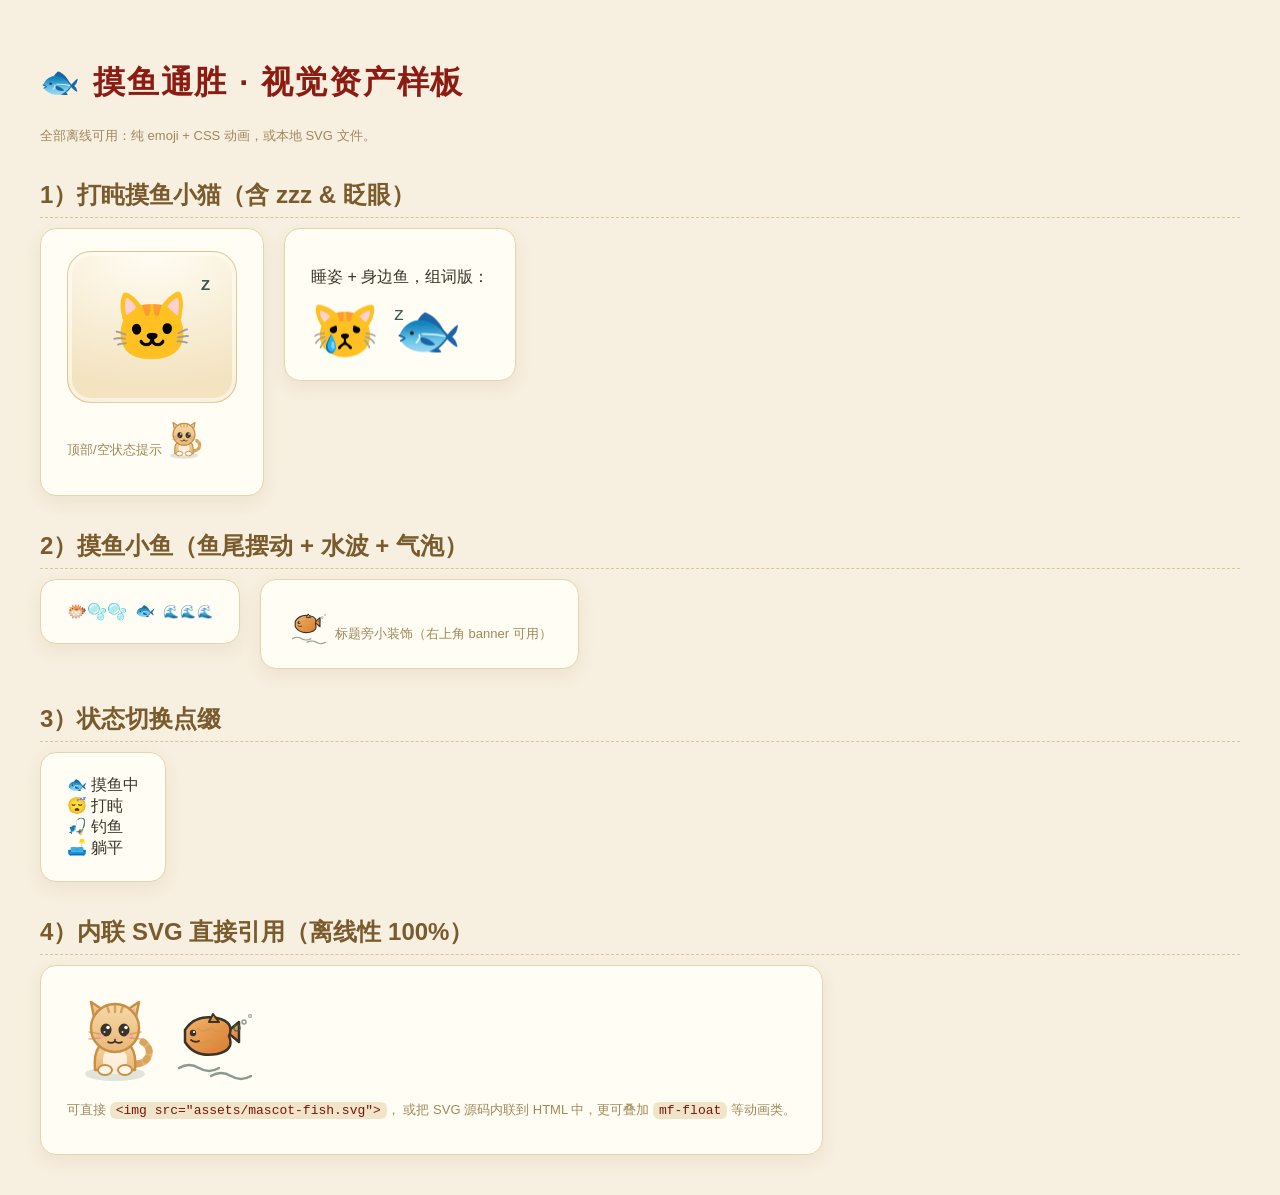
<file: assets/mascots.html>
<!DOCTYPE html>
<html lang="zh-CN">
<head>
  <meta charset="utf-8" />
  <meta name="viewport" content="width=device-width, initial-scale=1.0" />
  <title>摸鱼视觉资产 · 样板</title>
  <link rel="stylesheet" href="../css/mascots.css" />
  <style>
    body { font-family: "PingFang SC", "Microsoft YaHei", sans-serif; background: #f7efdf; color: #3a3328; padding: 32px; }
    h1 { color: #8c1b12; letter-spacing: 0.06em; }
    h2 { color: #7a5b2e; margin: 34px 0 10px; border-bottom: 1px dashed #d8c49a; padding-bottom: 6px; }
    .row { display: flex; flex-wrap: wrap; gap: 20px; align-items: flex-start; }
    .demo { background: #fffdf4; border: 1px solid #e5d5ae; border-radius: 16px; padding: 22px 26px; box-shadow: 0 6px 16px rgba(150,120,70,0.10); }
    .note { color: #a0885a; font-size: 13px; }
    code { background: #f0e5c8; padding: 1px 6px; border-radius: 6px; font-size: 13px; color: #7a140e; }
  </style>
</head>
<body>
  <h1>🐟 摸鱼通胜 · 视觉资产样板</h1>
  <p class="note">全部离线可用：纯 emoji + CSS 动画，或本地 SVG 文件。</p>

  <h2>1）打盹摸鱼小猫（含 zzz & 眨眼）</h2>
  <div class="row">
    <div class="demo">
      <div class="mascot-cat">
        <span class="mf-cat-z z1">z</span><span class="mf-cat-z z2">z</span><span class="mf-cat-z z3">z</span>
        <span class="face">🐱</span>
      </div>
      <p class="note">顶部/空状态提示<img class="mascot-inline" src="../assets/mascot-cat.svg" alt="摸鱼小猫" /></p>
    </div>
    <div class="demo">
      <p>睡姿 + 身边鱼，组词版：</p>
      <div class="mf-cat-dozing">😿 <span class="mf-cat-z">z</span>🐟</div>
    </div>
  </div>

  <h2>2）摸鱼小鱼（鱼尾摆动 + 水波 + 气泡）</h2>
  <div class="row">
    <div class="demo mascot-fish">
      <span class="mf-bubbles"><span>🐡</span><span>🫧</span><span>🫧</span></span>
      <span class="mf-fish">🐟</span>
      <span class="mf-wave-line"><span>🌊</span><span>🌊</span><span>🌊</span></span>
    </div>
    <div class="demo">
      <img class="mascot-inline" src="../assets/mascot-fish.svg" alt="摸鱼小鱼" />
      <span class="note">标题旁小装饰（右上角 banner 可用）</span>
    </div>
  </div>

  <h2>3）状态切换点缀</h2>
  <div class="row">
    <div class="demo">
      <span class="status-emoji-running">摸鱼中</span><br/>
      <span class="status-emoji-dozing">打盹</span><br/>
      <span class="status-emoji-fishing">钓鱼</span><br/>
      <span class="status-emoji-lounge">躺平</span>
    </div>
  </div>

  <h2>4）内联 SVG 直接引用（离线性 100%）</h2>
  <div class="row">
    <div class="demo">
      <img src="../assets/mascot-cat.svg" width="96" height="96" alt="摸鱼小猫" />
      <img src="../assets/mascot-fish.svg" width="96" height="96" alt="摸鱼小鱼" />
      <p class="note">
        可直接 <code>&lt;img src="assets/mascot-fish.svg"&gt;</code>，
        或把 SVG 源码内联到 HTML 中，更可叠加 <code>mf-float</code> 等动画类。
      </p>
    </div>
  </div>
</body>
</html>
</file>
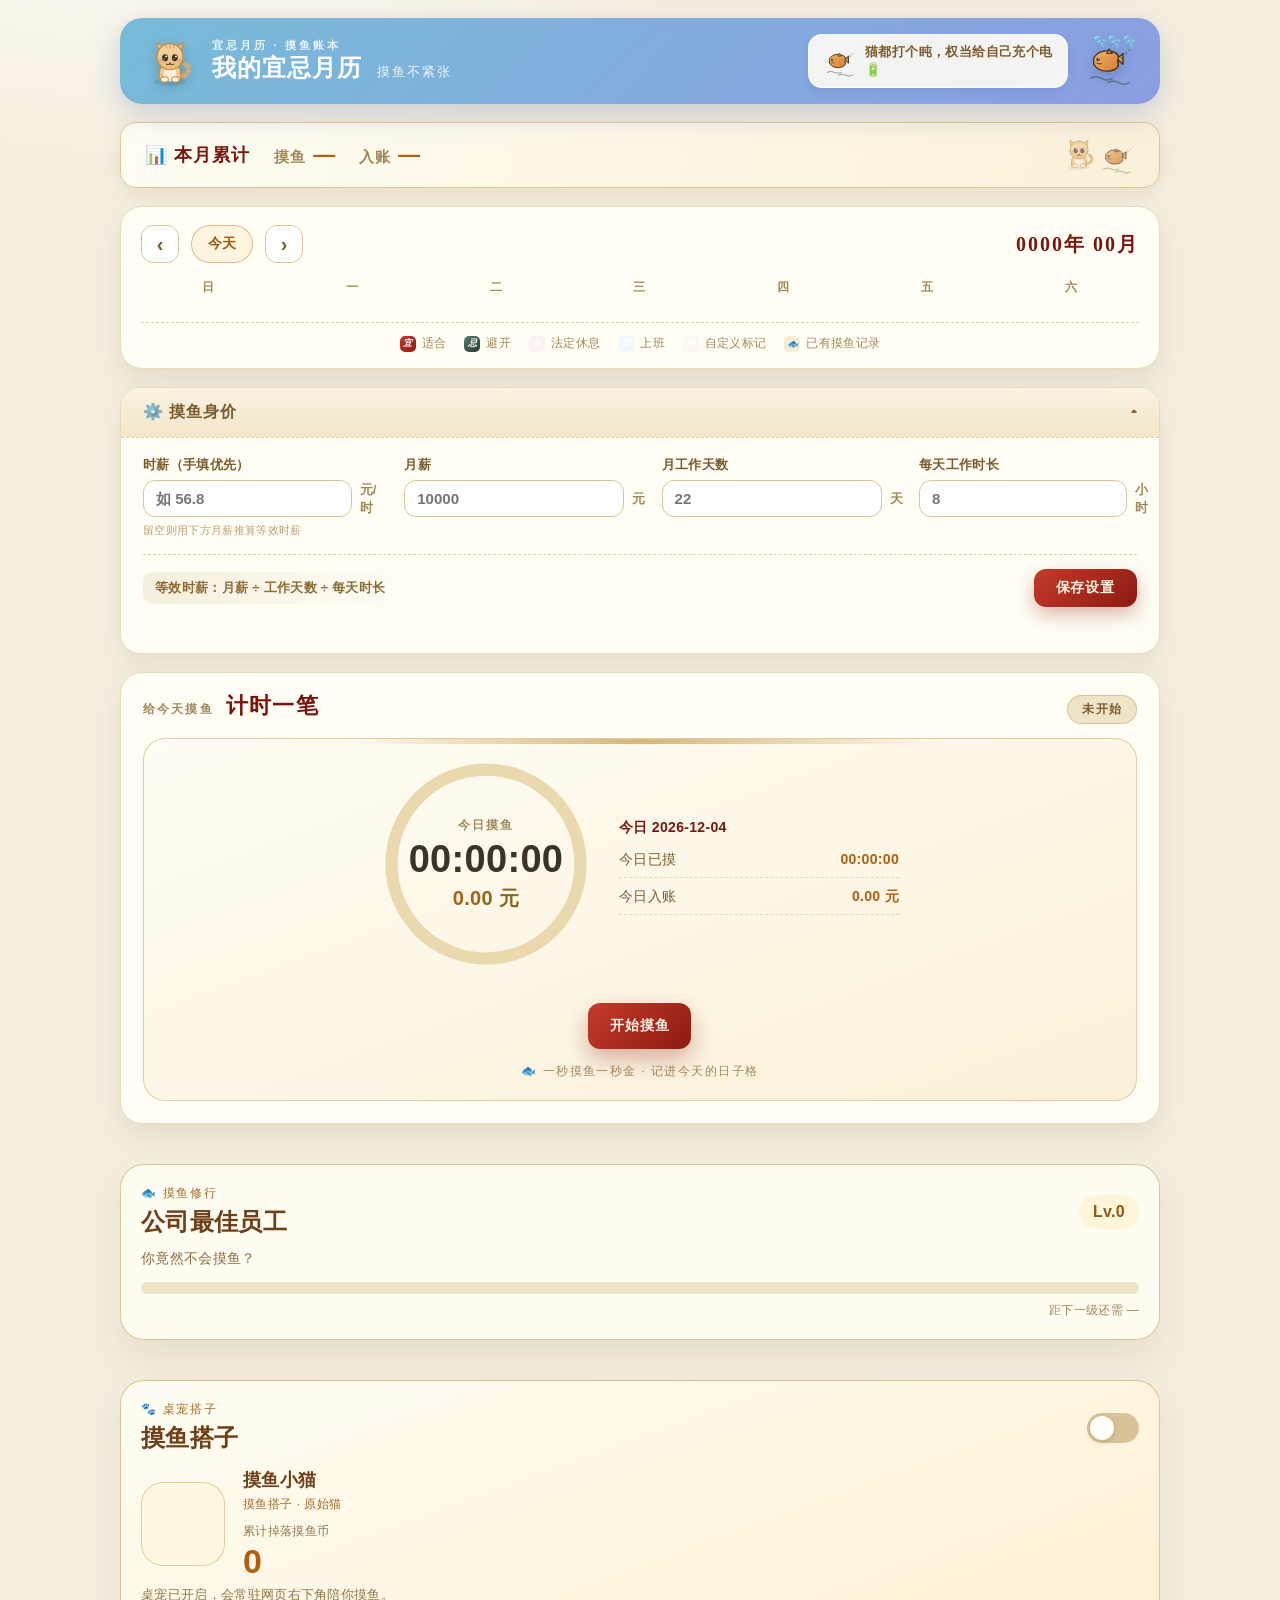
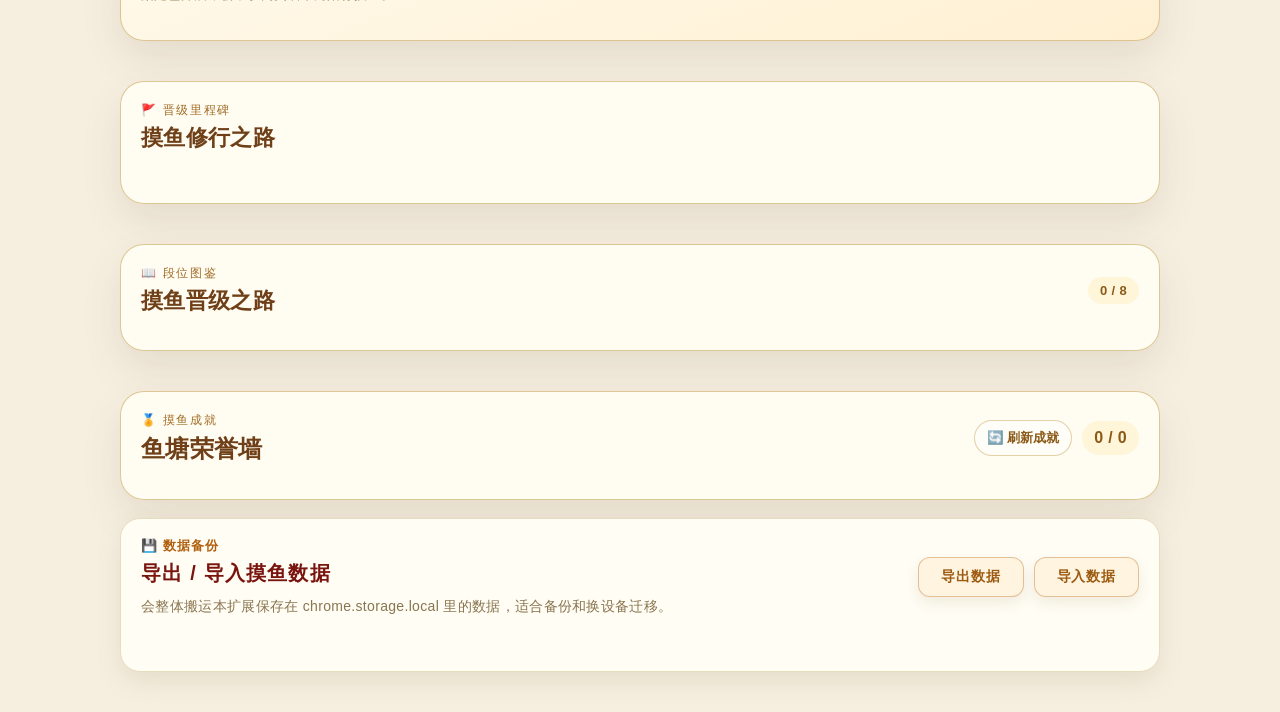
<file: extension/full.html>
<!DOCTYPE html>
<html lang="zh-CN">
<head>
  <meta charset="utf-8" />
  <meta name="viewport" content="width=device-width, initial-scale=1.0" />
  <title>宜忌月历 · 摸鱼账本</title>
  <link rel="stylesheet" href="css/style.css" />
  <link rel="stylesheet" href="css/mascots.css" />
</head>
<body>
  <div class="app">
    <!-- 顶部横幅：猫与鱼 · 可爱月历 -->
    <header class="banner">
      <div class="banner-deco banner-deco-left"><img src="assets/mascot-cat.svg" alt="打盹摸鱼小猫" class="mascot-inline" /></div>
      <div class="banner-text">
        <span class="banner-kicker">宜忌月历 · 摸鱼账本</span>
        <h1 class="banner-title">我的宜忌月历 <em>摸鱼不紧张</em></h1>
      </div>
      <div class="banner-fortune" id="banner-fortune">
        <span class="fortune-cat"><img src="assets/mascot-fish.svg" alt="摸鱼小鱼" class="mascot-inline" /></span>
        <span class="fortune-text" id="fortune-text">🐟 今日摸鱼 · 明日摸鱼</span>
      </div>
      <div class="banner-deco banner-deco-right"><img src="assets/mascot-fish.svg" alt="摸鱼小鱼" class="mascot-inline" />
        <span class="mf-bubbles"><span>🫧</span><span>🫧</span><span>🫧</span></span>
      </div>
    </header>

    <!-- 月汇总卡片 -->
    <div class="month-summary" id="cal-summary">
      <span class="month-summary-label">📊 本月累计</span>
      <span class="month-summary-item"><span class="month-summary-k">摸鱼</span><b id="cal-summary-time">—</b></span>
      <span class="month-summary-item"><span class="month-summary-k">入账</span><b id="cal-summary-amount">—</b></span>
      <div class="month-summary-deco">
        <img src="assets/mascot-cat.svg" alt="" class="summary-mascot summary-cat" />
        <img src="assets/mascot-fish.svg" alt="" class="summary-mascot summary-fish" />
      </div>
    </div>

    <!-- 月历主体 -->
    <main class="calendar-wrap" aria-label="宜忌月历">
      <div class="cal-toolbar">
        <button class="cal-nav" id="cal-prev" type="button" aria-label="上一月">‹</button>
        <button class="cal-hl" id="cal-today" type="button">今天</button>
        <button class="cal-nav" id="cal-next" type="button" aria-label="下一月">›</button>
        <h2 class="cal-title" id="cal-title">0000年 00月</h2>
      </div>

      <div class="cal-weekdays">
        <span>日</span><span>一</span><span>二</span><span>三</span>
        <span>四</span><span>五</span><span>六</span>
      </div>

      <div class="cal-grid" id="cal-grid"></div>

      <div class="cal-legend">
        <span><i class="dot dot-yi">宜</i>适合</span>
        <span><i class="dot dot-ji">忌</i>避开</span>
        <span><i class="dot dot-holiday">休</i>法定休息</span>
        <span><i class="dot dot-workday">班</i>上班</span>
        <span><i class="dot dot-user">假</i>自定义标记</span>
        <span><i class="dot dot-fish">🐟</i>已有摸鱼记录</span>
      </div>
    </main>

    <!-- 设置面板：薪资模型（位于月历下方，默认展开） -->
    <section class="settings" id="settings-panel" data-open="true" aria-label="薪资设置">
      <button class="settings-toggle" id="settings-toggle" type="button" aria-expanded="true">
        <span>⚙️ 摸鱼身价</span><span class="settings-arrow">▾</span>
      </button>
      <div class="settings-body" id="settings-body">
        <div class="settings-grid">
          <div class="field field-rate">
            <label for="rate-input">时薪（手填优先）</label>
            <div class="field-input">
              <input id="rate-input" type="text" placeholder="如 56.8" />
              <span class="unit">元/时</span>
            </div>
            <p class="field-hint">留空则用下方月薪推算等效时薪</p>
          </div>

          <div class="field">
            <label for="salary-input">月薪</label>
            <div class="field-input">
              <input id="salary-input" type="text" placeholder="10000" />
              <span class="unit">元</span>
            </div>
          </div>

          <div class="field">
            <label for="workdays-input">月工作天数</label>
            <div class="field-input">
              <input id="workdays-input" type="text" placeholder="22" />
              <span class="unit">天</span>
            </div>
          </div>

          <div class="field">
            <label for="hours-input">每天工作时长</label>
            <div class="field-input">
              <input id="hours-input" type="text" placeholder="8" />
              <span class="unit">小时</span>
            </div>
          </div>
        </div>
        <div class="settings-foot">
          <p class="effective-rate" id="effective-rate" role="status">
            等效时薪：月薪 ÷ 工作天数 ÷ 每天时长
          </p>
          <button class="btn btn-save" id="settings-save" type="button">保存设置</button>
        </div>
        <p id="settings-error" class="settings-error" role="alert"></p>
      </div>
    </section>

    <!-- 计时器：为"今天"记一笔账 -->
    <section class="timer-wrap" id="timer-card" data-state="idle" aria-label="摸鱼计时器">
      <div class="timer-head">
        <span class="pane-kicker">给今天摸鱼</span>
        <h2 class="pane-title">计时一笔</h2>
        <span class="status-chip" id="status-chip">未开始</span>
      </div>

      <div class="timer-card">
        <div class="timer-main">
          <div class="ring-wrap">
            <svg class="ring" viewBox="0 0 240 240" role="img" aria-label="计时进度">
              <circle class="ring-track" cx="120" cy="120" r="108" />
              <circle class="ring-progress" id="ring-progress" cx="120" cy="120" r="108" transform="rotate(-90 120 120)" />
            </svg>
            <div class="ring-center">
              <span class="ring-label" id="ring-label">今日摸鱼</span>
              <div id="time-text" class="time-text">00:00:00</div>
              <div id="amount-text" class="amount-text">0.00 元</div>
            </div>
          </div>
          <div class="timer-today" id="timer-today"></div>
        </div>

        <p id="rate-error" class="error-msg" role="alert"></p>
        <div id="timer-controls" class="controls">
          <button class="btn btn-start" id="btn-start">开始摸鱼</button>
          <button class="btn btn-pause is-hidden" id="btn-pause">暂停</button>
          <button class="btn btn-start is-hidden" id="btn-resume">继续摸鱼</button>
        </div>
        <p class="pane-note">🐟 一秒摸鱼一秒金 · 记进今天的日子格</p>
      </div>
    </section>

    <section class="level-panel" id="full-level-card" aria-label="摸鱼等级">
      <div class="level-head">
        <div>
          <span class="level-kicker">🐟 摸鱼修行</span>
          <h2 id="full-level-title">公司最佳员工</h2>
        </div>
        <span class="level-badge" id="full-level-badge">Lv.0</span>
      </div>
      <p class="level-flavor" id="full-level-flavor">你竟然不会摸鱼？</p>
      <div class="level-bar"><i id="full-level-bar-fill"></i></div>
      <p class="level-next" id="full-level-next">距下一级还需 —</p>
    </section>

    <section class="pet-panel" id="pet-panel" aria-label="桌宠管理">
      <div class="pet-head">
        <div>
          <span class="pet-kicker">🐾 桌宠搭子</span>
          <h2>摸鱼搭子</h2>
        </div>
        <label class="pet-switch" title="控制网页右下角桌宠是否出现">
          <input type="checkbox" id="pet-enabled" />
          <span class="pet-slider"></span>
        </label>
      </div>
      <div class="pet-body">
        <div class="pet-avatar" id="pet-avatar" aria-label="当前桌宠"></div>
        <div class="pet-stat">
          <span class="pet-name" id="pet-name">摸鱼小猫</span>
          <span class="pet-company" id="pet-company">摸鱼搭子 · 原始猫</span>
          <span class="pet-coin-label">累计掉落摸鱼币</span>
          <b id="pet-dropped-coin">0</b>
        </div>
      </div>
      <p class="pet-desc" id="pet-status-text">桌宠已开启，会常驻网页右下角陪你摸鱼。</p>
      <div class="pet-selector" id="pet-selector" aria-label="选择桌宠"></div>
    </section>

    <section class="level-chart" id="full-level-chart" aria-label="等级晋级曲线">
      <div class="chart-head">
        <span class="chart-kicker">🚩 晋级里程碑</span>
        <h2>摸鱼修行之路</h2>
      </div>
      <div class="chart-canvas" id="full-chart-canvas"></div>
    </section>

    <section class="level-gallery" id="full-level-gallery" aria-label="摸鱼等级图鉴">
      <div class="gallery-head">
        <div>
          <span class="gallery-kicker">📖 段位图鉴</span>
          <h2>摸鱼晋级之路</h2>
        </div>
        <span class="gallery-progress" id="full-gallery-progress">0 / 8</span>
      </div>
      <div class="gallery-list" id="full-gallery-list"></div>
    </section>

    <section class="achievements" id="achievements-panel" aria-label="摸鱼成就">
      <div class="achievements-head">
        <div>
          <span class="achievements-kicker">🏅 摸鱼成就</span>
          <h2>鱼塘荣誉墙</h2>
        </div>
        <div class="achievements-head-right">
          <button type="button" class="achievements-refresh" id="achievements-refresh">🔄 刷新成就</button>
          <span class="achievements-count" id="achievements-count">0 / 0</span>
        </div>
      </div>
      <div class="achievements-grid" id="achievements-grid"></div>
    </section>

    <!-- 数据备份：整体导出/导入 chrome.storage.local -->
    <section class="backup-panel" aria-label="数据备份与迁移">
      <div>
        <span class="backup-kicker">💾 数据备份</span>
        <h2>导出 / 导入摸鱼数据</h2>
        <p>会整体搬运本扩展保存在 chrome.storage.local 里的数据，适合备份和换设备迁移。</p>
      </div>
      <div class="backup-actions">
        <button class="btn btn-backup" id="backup-export" type="button">导出数据</button>
        <button class="btn btn-backup" id="backup-import" type="button">导入数据</button>
        <input class="is-hidden" id="backup-import-file" type="file" accept="application/json,.json" />
      </div>
      <p class="backup-status" id="backup-status" role="status"></p>
    </section>
  </div>

  <script src="js/holiday-data.js"></script>
  <script src="js/holiday-service.js"></script>
  <script src="js/calendar-tooltip.js"></script>
  <script src="js/yiji-data.js"></script>
  <script src="js/moyu-timer.js"></script>
  <script src="js/achievements.js"></script>
  <script src="js/achievement-engine.js"></script>
  <script src="js/pet-registry.js"></script>
  <script src="js/popup.js"></script>
  <script src="js/wallet.js"></script>
  <script src="js/level.js"></script>
</body>
</html>
</file>
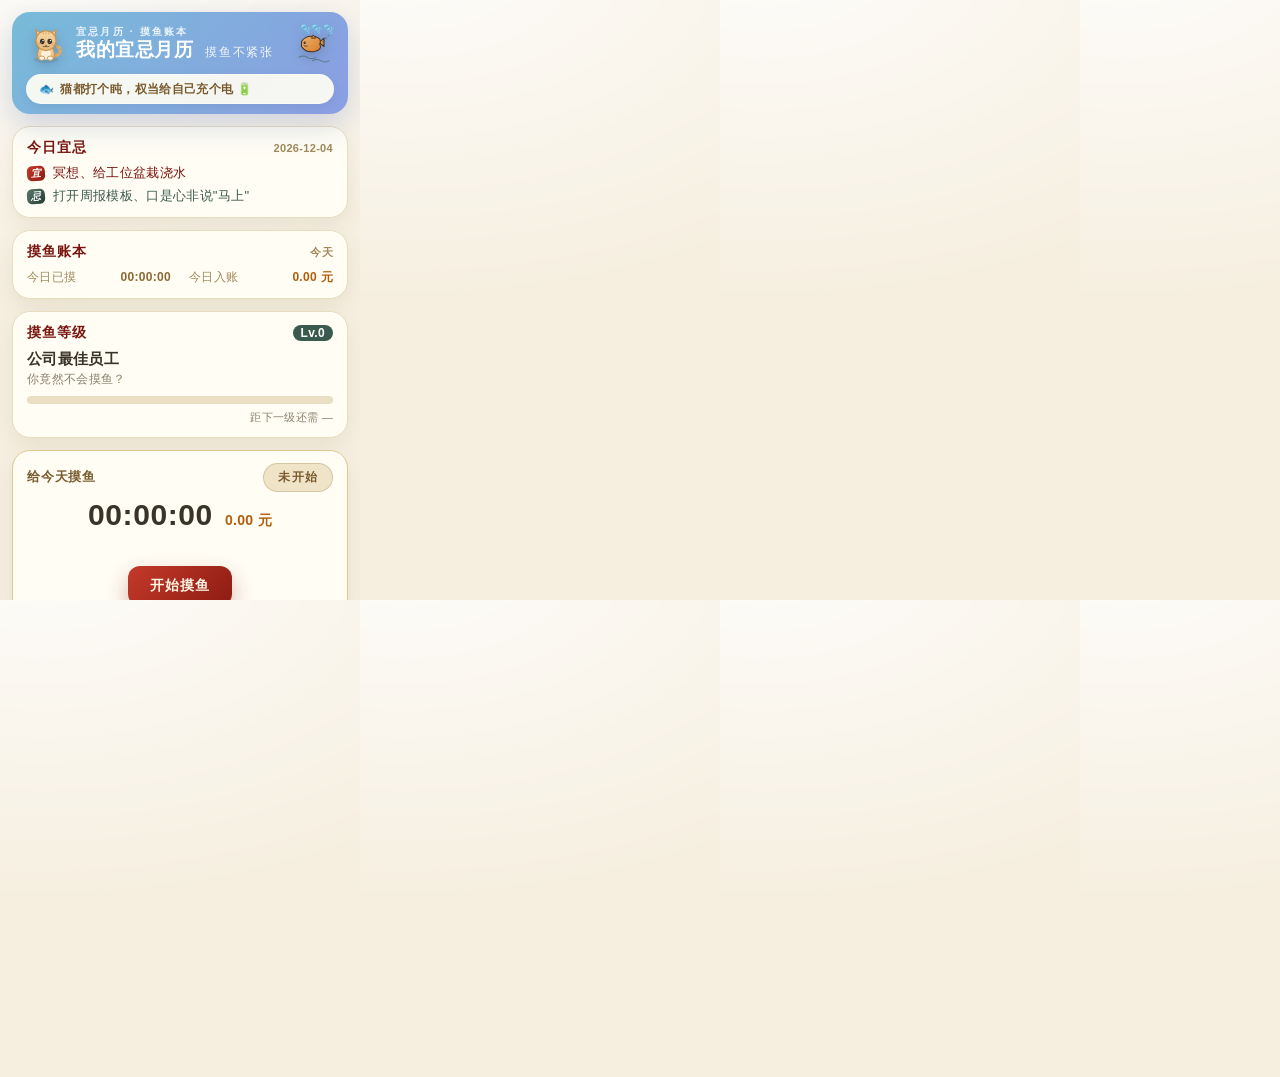
<file: extension/popup.html>
<!DOCTYPE html>
<html lang="zh-CN" class="popup-html">
<head>
  <meta charset="utf-8" />
  <meta name="viewport" content="width=device-width, initial-scale=1.0" />
  <title>宜忌月历 · 摸鱼账本</title>
  <link rel="stylesheet" href="css/style.css" />
  <link rel="stylesheet" href="css/mascots.css" />
</head>
<body class="popup-body">
  <div class="mini-app">
    <!-- 顶部横幅：小猫小鱼 · 标题 · 今日金句 -->
    <header class="banner mini-banner">
      <div class="banner-deco banner-deco-left"><img src="assets/mascot-cat.svg" alt="打盹摸鱼小猫" class="mascot-inline" /></div>
      <div class="banner-text">
        <span class="banner-kicker">宜忌月历 · 摸鱼账本</span>
        <h1 class="banner-title">我的宜忌月历 <em>摸鱼不紧张</em></h1>
      </div>
      <div class="banner-deco banner-deco-right"><img src="assets/mascot-fish.svg" alt="摸鱼小鱼" class="mascot-inline" />
        <span class="mf-bubbles"><span>🫧</span><span>🫧</span><span>🫧</span></span>
      </div>
      <p class="mini-fortune" id="mini-fortune-text">🐟 今日摸鱼 · 明日摸鱼</p>
    </header>

    <!-- 1. 今日宜忌 -->
    <section class="mini-card mini-yiji" aria-label="今日宜忌">
      <div class="mini-head">
        <span class="mini-head-title">今日宜忌</span>
        <span class="mini-date" id="mini-date"></span>
      </div>
      <div class="mini-yiji-cols">
        <div class="mini-row mini-yi">
          <i class="chip chip-yi">宜</i>
          <span id="mini-yi-text">…</span>
        </div>
        <div class="mini-row mini-ji">
          <i class="chip chip-ji">忌</i>
          <span id="mini-ji-text">…</span>
        </div>
      </div>
    </section>

    <!-- 2. 摸鱼账本：今天 -->
    <section class="mini-card mini-book" aria-label="今日摸鱼账本">
      <div class="mini-head">
        <span class="mini-head-title">摸鱼账本</span>
        <span class="mini-sub">今天</span>
      </div>
      <div class="mini-book-rows">
        <div class="mini-book-row">
          <span>今日已摸</span>
          <b id="mini-today-time">00:00</b>
        </div>
        <div class="mini-book-row">
          <span>今日入账</span>
          <b class="amt" id="mini-today-amount">0.00 元</b>
        </div>
      </div>
    </section>

    <!-- 摸鱼等级 -->
    <section class="mini-card mini-level" id="mini-level-card" aria-label="摸鱼等级">
      <div class="mini-head">
        <span class="mini-head-title">摸鱼等级</span>
        <span class="mini-level-badge" id="mini-level-badge">Lv.0</span>
      </div>
      <div class="mini-level-title" id="mini-level-title">公司最佳员工</div>
      <div class="mini-level-flavor" id="mini-level-flavor">你竟然不会摸鱼？</div>
      <div class="mini-level-bar"><i id="mini-level-bar-fill"></i></div>
      <div class="mini-level-next" id="mini-level-next">距下一级还需 —</div>
    </section>

    <!-- 3. 开始摸鱼框：紧凑计时器 -->
    <section class="mini-card mini-timer" id="mini-timer-card" data-state="idle" aria-label="摸鱼计时器">
      <div class="mini-timer-top">
        <span class="mini-timer-label">给今天摸鱼</span>
        <span class="status-chip" id="mini-status-chip">未开始</span>
      </div>
      <div class="mini-timer-main">
        <span class="mini-time" id="mini-time-text">00:00:00</span>
        <span class="mini-amount" id="mini-amount-text">0.00 元</span>
      </div>
      <p id="mini-rate-error" class="error-msg" role="alert"></p>
      <div class="mini-controls" id="mini-controls">
        <button class="btn btn-start" id="btn-start">开始摸鱼</button>
        <button class="btn btn-pause is-hidden" id="btn-pause">暂停</button>
        <button class="btn btn-start is-hidden" id="btn-resume">继续摸鱼</button>
      </div>
    </section>

    <!-- 4. 健康提醒设置 -->
    <section class="mini-card mini-water" aria-label="健康提醒设置">
      <div class="mini-head">
        <span class="mini-head-title">健康小提醒</span>
        <label class="water-switch" title="启用/禁用提醒">
          <input type="checkbox" id="water-enabled" />
          <span class="water-slider"></span>
        </label>
      </div>
      <div class="water-rows">
        <div class="water-row">
          <span class="water-label">提醒间隔</span>
          <select id="water-interval" class="water-select">
            <option value="5">5 分钟</option>
            <option value="15">15 分钟</option>
            <option value="30" selected>30 分钟</option>
            <option value="60">60 分钟</option>
            <option value="custom">自定义</option>
          </select>
          <input type="number" id="water-custom" class="water-custom is-hidden" min="1" max="480" step="1" placeholder="分钟" />
        </div>
        <div class="water-row">
          <span class="water-label">提示音</span>
          <label class="water-switch water-switch-sm" title="弹出时播放提示音">
            <input type="checkbox" id="water-sound" checked />
            <span class="water-slider"></span>
          </label>
        </div>
        <div class="water-row">
          <span class="water-label">静音时段</span>
          <label class="water-switch water-switch-sm" title="该时段内不提醒">
            <input type="checkbox" id="water-quiet-enabled" />
            <span class="water-slider"></span>
          </label>
        </div>
        <div class="water-row water-quiet-range is-hidden" id="water-quiet-range">
          <span class="water-label">时段</span>
          <input type="time" id="water-quiet-start" class="water-time" value="22:00" />
          <span class="water-dash">–</span>
          <input type="time" id="water-quiet-end" class="water-time" value="08:00" />
        </div>
        <div class="water-col">
          <span class="water-label">白名单网站（每行一个域名，如 youtube.com）</span>
          <textarea id="water-whitelist" class="water-textarea" rows="2" placeholder="youtube.com&#10;bilibili.com"></textarea>
        </div>
      </div>
      <div class="water-stats" aria-label="今日提醒统计">
        <div class="water-stat"><b id="water-stat-remind">0</b><span>提醒</span></div>
        <div class="water-stat"><b id="water-stat-snooze">0</b><span>稍后</span></div>
        <div class="water-stat"><b id="water-stat-dismiss">0</b><span>关闭</span></div>
      </div>
    </section>

    <!-- 打开完整页面 -->
    <button class="btn btn-full" id="btn-open-full" type="button">🗓️ 查看全部日历 / 调整摸鱼身价</button>
    <button class="btn btn-dev-clear" id="btn-clear-local" type="button">🧹 开发者：清空本地数据</button>
  </div>

  <script src="js/yiji-data.js"></script>
  <script src="js/moyu-timer.js"></script>
  <script src="js/achievements.js"></script>
  <script src="js/achievement-engine.js"></script>
  <script src="js/wallet.js"></script>
  <script src="js/mini.js"></script>
  <script src="js/level.js"></script>
</body>
</html>
</file>
<file: css/mascots.css>
/* ============================================================
   摸鱼通胜 · 轻量视觉资产（纯 emoji + CSS，离线可用）
   与暖调"通胜/月历"配色相融。使用方式见 assets/mascots.html。

   约定：容器继承行内字号的 emoji 组合；背景统一用宣纸米 #
   ============================================================ */

/* —— 通用：缓动浮动（鱼/气泡/睡猫整体） —— */
@keyframes mf-float {
  0%, 100% { transform: translateY(0); }
  50% { transform: translateY(-6px); }
}

/* 打盹猫的闭眼眨动（让闭眼线条轻微睁开又合上） */
@keyframes mf-blink {
  0%, 46%, 100% { transform: scaleY(1); }
  50% { transform: scaleY(0.35); }
}

/* 鱼尾摇摆：以左边缘为支点左右晃动 */
@keyframes mf-tail {
  0%, 100% { transform: rotate(-12deg); }
  50% { transform: rotate(12deg); }
}

/* 水波横向轻轻起伏 */
@keyframes mf-wave {
  0%, 100% { transform: translateX(0) scaleY(1); }
  50% { transform: translateX(3px) scaleY(0.9); }
}

/* 气泡上升 */
@keyframes mf-bubble {
  0% { transform: translateY(0); opacity: 0; }
  15% { opacity: 0.9; }
  100% { transform: translateY(-26px); opacity: 0; }
}

/* 冒泡的"zzz"／字在睡猫头侧缓缓上浮 */
@keyframes mf-zzz {
  0% { transform: translate(0, 0); opacity: 0; }
  25% { opacity: 0.9; }
  100% { transform: translate(4px, -18px); opacity: 0; }
}

/* 躺平猫整体上下轻摆（带呼噜呼吸感） */
.mf-cat-dozing {
  display: inline-block;
  font-size: 3.4rem;          /* 随容器可调 */
  line-height: 1;
  transform-origin: center bottom;
  animation: mf-float 3.6s ease-in-out infinite;
}

/* 闭眼部分：单独套一层做"眨眼"（猫头动画元素里引用 .mf-cat-eye） */
.mf-cat-eye {
  display: inline-block;
  animation: mf-blink 4s ease-in-out infinite;
}

/* 冒出的 zzz（分别不同延迟错开） */
.mf-cat-z {
  position: absolute;
  font-size: 0.35em;
  color: #3b5a4e;
  animation: mf-zzz 2.4s ease-out infinite;
}
.mf-cat-z.z2 { animation-delay: 0.8s; animation-duration: 2.6s; }
.mf-cat-z.z3 { animation-delay: 1.6s; animation-duration: 2.2s; }

/* 摸鱼鱼：鱼尾 🐟 右下摆，整体浮动 */
.mf-fish {
  display: inline-block;
  line-height: 1;
  animation: mf-float 3s ease-in-out infinite;
}
.mf-fish-tail {
  display: inline-block;
  margin-left: -0.02em;
  animation: mf-tail 1.6s ease-in-out infinite;
  transform-origin: left center;
}

/* 水波（🌊 或 波浪长条） */
.mf-wave-line {
  display: inline-flex;
  gap: 0.06em;
  font-size: 0.8em;
  color: #3b5a4e;
}
.mf-wave-line span {
  display: inline-block;
  animation: mf-wave 2.4s ease-in-out infinite;
}
.mf-wave-line span:nth-child(2) { animation-delay: 0.3s; }
.mf-wave-line span:nth-child(3) { animation-delay: 0.6s; }

/* 冒泡组：容器内多颗气泡依次上浮 */
.mf-bubbles span {
  display: inline-block;
  position: relative;
  animation: mf-bubble 2.6s ease-in-out infinite;
}
.mf-bubbles span:nth-child(2) { animation-delay: 0.7s; }
.mf-bubbles span:nth-child(3) { animation-delay: 1.4s; }

/* —— 组合插画骨架：小场景，方便直接塞进空白处/空状态 —— */

/* 摸鱼小猫打盹（用眼睛+耳朵+胡须+腮红 emoji 拼成，配 zzz） */
.mascot-cat {
  position: relative;
  display: inline-flex;
  align-items: center;
  justify-content: center;
  width: 168px;
  height: 150px;
  border-radius: 24px;
  background:
    radial-gradient(120% 90% at 50% 0%, #fffdf4, #f3e3c0);
  border: 1.5px solid rgba(200, 166, 96, 0.5);
  box-shadow: inset 0 0 0 4px rgba(255, 253, 244, 0.6);
}
.mascot-cat .face {
  font-size: 4.2rem;
  line-height: 1;
  animation: mf-blink 4s ease-in-out infinite;
  display: inline-block;
  transform-origin: center;
}
.mascot-cat .cat-body { font-size: 2rem; margin-top: -8px; opacity: 0.85; }
.mascot-cat .mf-cat-z { position: absolute; right: 26px; top: 22px; font-size: 1.1rem; }

/* 鱼儿戏水（鱼 + 尾 + 波 + 气泡） */
.mascot-fish {
  display: inline-flex;
  align-items: center;
  gap: 8px;
  padding: 12px 18px;
  border-radius: 999px;
  background: linear-gradient(160deg, #fffdf4, #f0dfb8);
  border: 1.5px solid rgba(200, 166, 96, 0.5);
}

/* 鱼儿空状态占位（无文案版，标题旁小装饰用）: <img src="assets/mascot-fish.svg"> */
.mascot-inline {
  width: 44px;
  height: 44px;
  vertical-align: -0.5em;
  animation: mf-float 3s ease-in-out infinite;
}

/* —— 给状态切换用的文字前点缀 —— */
.status-emoji-running::before { content: "🐟 "; }
.status-emoji-dozing::before { content: "😴 "; }
.status-emoji-fishing::before { content: "🎣 "; }
.status-emoji-lounge::before { content: "🛋️ "; }
</file>
<file: extension/css/style.css>
/* ============================================================
   宜·忌月历 · 摸鱼账本
   设计语言：现代可爱月历 —— 暖米底 + 猫鱼点缀 + 朱砂宜/黛绿忌 + 圆角卡片
   装饰：顶部猫/鱼 emoji、印章式宜/忌角标、底部趣味吉祥话、月历格子实时更新
   ============================================================ */

* {
  box-sizing: border-box;
  margin: 0;
  padding: 0;
}

html {
  scroll-behavior: smooth;
}

body {
  font-family: "PingFang SC", "Microsoft YaHei", "Songti SC", sans-serif;
  background:
    radial-gradient(1100px 640px at 12% -8%, rgba(255, 255, 255, 0.85), transparent 55%),
    #f6efe0;
  color: #3a3328;
  -webkit-font-smoothing: antialiased;
  letter-spacing: 0.02em;
  min-height: 100vh;
}

button {
  font-family: inherit;
}

.app {
  max-width: 1080px;
  margin: 0 auto;
  padding: 18px 20px 40px;
  display: flex;
  flex-direction: column;
  gap: 18px;
}

/* —— 顶部横幅 —— */
.banner {
  display: flex;
  align-items: center;
  gap: 16px;
  padding: 16px 24px;
  border-radius: 22px;
  background:
    linear-gradient(95deg, rgba(255, 255, 255, 0.06), rgba(255, 255, 255, 0.02)),
    linear-gradient(135deg, #6fb7d6, #8a9ce2);
  color: #fff;
  box-shadow: 0 10px 30px rgba(90, 120, 180, 0.28);
  position: relative;
  overflow: hidden;
}

.banner-deco {
  flex: 0 0 auto;
  position: relative;
  width: 52px;
  height: 52px;
  filter: drop-shadow(0 4px 6px rgba(0, 0, 0, 0.16));
}
.banner-deco img {
  width: 100%;
  height: 100%;
  display: block;
}
.banner-deco .mf-bubbles {
  position: absolute;
  right: 0;
  top: 0;
  font-size: 11px;
  color: rgba(255, 255, 255, 0.85);
  pointer-events: none;
}
.banner-text {
  flex: 1 1 auto;
  line-height: 1.25;
}
.banner-kicker {
  display: block;
  font-size: 11px;
  letter-spacing: 0.26em;
  opacity: 0.85;
  font-weight: 600;
}
.banner-title {
  font-size: 24px;
  font-weight: 800;
  letter-spacing: 0.04em;
}
.banner-title em {
  font-style: normal;
  font-size: 13px;
  font-weight: 500;
  letter-spacing: 0.14em;
  opacity: 0.9;
  margin-left: 8px;
}
.banner-fortune {
  flex: 0 0 auto;
  max-width: 260px;
  display: flex;
  align-items: center;
  gap: 8px;
  font-size: 13px;
  font-weight: 700;
  line-height: 1.4;
  letter-spacing: 0.03em;
  padding: 8px 14px;
  border-radius: 14px;
  background: rgba(255, 253, 244, 0.9);
  color: #7a5b2e;
  border: 1px solid rgba(255, 255, 255, 0.5);
  box-shadow: 0 4px 10px rgba(60, 80, 120, 0.12);
}
.banner-fortune .fortune-cat {
  flex: 0 0 auto;
  width: 34px;
  height: 34px;
}
.banner-fortune .fortune-cat img {
  width: 100%;
  height: 100%;
  display: block;
}

@keyframes bob {
  0%, 100% { transform: translateY(0); }
  50% { transform: translateY(-5px); }
}

/* —— 设置面板 —— */
.settings {
  background: #fffdf4;
  border: 1px solid #e8dcBE;
  border-radius: 20px;
  box-shadow: 0 10px 26px rgba(120, 100, 60, 0.12);
  overflow: hidden;
}

.settings-toggle {
  width: 100%;
  display: flex;
  align-items: center;
  justify-content: space-between;
  padding: 14px 22px;
  border: none;
  background: linear-gradient(180deg, #fbf3e2, #f3e6c9);
  font-size: 16px;
  font-weight: 700;
  color: #7a5b2e;
  cursor: pointer;
  letter-spacing: 0.06em;
  font-family: inherit;
  transition: background 0.2s;
}
.settings-toggle:hover { background: linear-gradient(180deg, #f8eed8, #f0e0bd); }
.settings-arrow {
  transition: transform 0.25s ease;
  font-size: 13px;
}
.settings[data-open="true"] .settings-arrow { transform: rotate(180deg); }

.settings-body {
  padding: 18px 22px 20px;
  border-top: 1px dashed #e0d0a8;
}
.settings-body.is-hidden { display: none; }
.is-hidden { display: none; }

.settings-grid {
  display: grid;
  grid-template-columns: repeat(4, 1fr);
  gap: 16px;
}
.field {
  display: flex;
  flex-direction: column;
  gap: 6px;
}
.field label {
  font-size: 13px;
  font-weight: 700;
  color: #7a5b2e;
}
.field-input {
  display: flex;
  align-items: center;
  gap: 8px;
}
.field-input input {
  flex: 1 1 auto;
  min-width: 0;
  padding: 9px 12px;
  border: 1px solid #d8c49a;
  border-radius: 12px;
  font-size: 15px;
  font-weight: 600;
  background: #fff;
  color: #3a3328;
  font-variant-numeric: tabular-nums;
  transition: border-color 0.2s, box-shadow 0.2s;
}
.field-input input:focus {
  outline: none;
  border-color: #b15f0e;
  box-shadow: 0 0 0 3px rgba(177, 95, 14, 0.14);
}
.field-input .unit {
  font-size: 13px;
  color: #a0885a;
  font-weight: 600;
}
.field-hint {
  font-size: 11px;
  color: #b8a178;
}

.settings-foot {
  display: flex;
  align-items: center;
  justify-content: space-between;
  gap: 14px;
  margin-top: 16px;
  padding-top: 14px;
  border-top: 1px dashed #e0d0a8;
  flex-wrap: wrap;
}
.effective-rate {
  font-size: 13px;
  color: #8c6a34;
  font-weight: 600;
  background: linear-gradient(90deg, rgba(216, 196, 154, 0.25), transparent);
  padding: 7px 12px;
  border-radius: 10px;
}
.settings-error {
  min-height: 18px;
  margin-top: 8px;
  color: #b3261e;
  font-size: 13px;
  font-weight: 500;
}

/* —— 通用按钮 —— */
.btn {
  padding: 10px 22px;
  border: none;
  border-radius: 12px;
  font-size: 14px;
  font-weight: 700;
  cursor: pointer;
  letter-spacing: 0.06em;
  transition: transform 0.15s ease, box-shadow 0.2s ease, background 0.2s ease;
}
.btn:hover { transform: translateY(-2px); }
.btn:active { transform: translateY(0); }
.btn:focus-visible { outline: 2px solid #b15f0e; outline-offset: 2px; }

.btn-save {
  background: linear-gradient(135deg, #c43a2a, #8c1b12);
  color: #fff6e6;
  box-shadow: 0 8px 18px rgba(140, 27, 18, 0.3);
}
.btn-save:hover { box-shadow: 0 10px 22px rgba(140, 27, 18, 0.36); }

/* —— 月历 —— */
.calendar-wrap {
  background: #fffdf4;
  border: 1px solid #e8dcBE;
  border-radius: 22px;
  padding: 18px 20px 16px;
  box-shadow: 0 12px 30px rgba(120, 100, 60, 0.14);
  /* 兜底：杜绝子元素把月历盒横向撑出父容器 */
  min-width: 0;
  overflow: hidden;
}

.cal-toolbar {
  display: flex;
  align-items: center;
  gap: 12px;
  flex-wrap: wrap;
}
.cal-nav {
  width: 38px;
  height: 38px;
  border-radius: 12px;
  border: 1px solid #d8c49a;
  background: #fff;
  color: #7a5b2e;
  font-size: 20px;
  font-weight: 700;
  cursor: pointer;
  transition: background 0.2s, transform 0.15s;
}
.cal-nav:hover { background: #f6ecd4; transform: translateY(-2px); }
.cal-hl {
  padding: 9px 16px;
  border-radius: 999px;
  border: 1px solid rgba(177, 95, 14, 0.4);
  background: #fff4e0;
  color: #9c5a10;
  font-weight: 700;
  font-size: 14px;
  cursor: pointer;
  transition: background 0.2s, transform 0.15s;
}
.cal-hl:hover { background: #ffedcc; transform: translateY(-2px); }
.cal-title {
  font-size: 20px;
  font-weight: 800;
  letter-spacing: 0.1em;
  color: #7a140e;
  margin-left: auto;
  font-family: "Songti SC", "SimSun", serif;
  font-variant-numeric: tabular-nums;
}

.cal-weekdays {
  display: grid;
  grid-template-columns: repeat(7, minmax(0, 1fr));
  gap: 8px;
  margin: 16px 0 8px;
}
.cal-weekdays span {
  text-align: center;
  font-size: 12px;
  font-weight: 700;
  letter-spacing: 0.1em;
  color: #a0885a;
  padding-bottom: 4px;
}

/* 月汇总卡片 —— 独立于月历网格，不继承 .calendar-wrap 的字体/间距 */
.month-summary {
  display: flex;
  align-items: center;
  gap: 24px;
  flex-wrap: wrap;
  padding: 14px 24px;
  border-radius: 16px;
  background: linear-gradient(105deg, #fffdf4 0%, #faf0d8 100%);
  border: 1px solid #e0c88e;
  box-shadow: 0 6px 20px rgba(120, 80, 30, 0.12);
  font-size: 18px;
  font-weight: 700;
  color: #3a3328;
}
.month-summary-label {
  font-weight: 800;
  letter-spacing: 0.06em;
  color: #7a140e;
  font-size: 18px;
}
.month-summary-item {
  display: flex;
  align-items: baseline;
  gap: 8px;
}
.month-summary-k {
  font-size: 15px;
  color: #a0885a;
  font-weight: 600;
}
.month-summary-item b {
  font-size: 22px;
  font-weight: 800;
  font-variant-numeric: tabular-nums;
  color: #b15f0e;
  min-width: 0;
}

/* 右侧猫鱼小装饰 */
.month-summary-deco {
  margin-left: auto;
  display: flex;
  align-items: center;
  gap: 2px;
}
.summary-mascot {
  width: 36px;
  height: 36px;
  opacity: 0.7;
  transition: opacity 0.3s;
}
.summary-mascot:hover {
  opacity: 1;
}
.summary-cat {
  transform: translateY(-2px);
}
.summary-fish {
  transform: translateY(2px);
}

/* —— 数据备份 —— */
.backup-panel {
  display: flex;
  align-items: center;
  gap: 18px;
  flex-wrap: wrap;
  font-family: "SimHei", "PingFang SC", "Microsoft YaHei", sans-serif;
  padding: 18px 20px;
  border-radius: 20px;
  background: #fffdf4;
  border: 1px solid #e8dcBE;
  box-shadow: 0 10px 26px rgba(120, 100, 60, 0.12);
}
.backup-panel > div:first-child {
  flex: 1 1 360px;
}
.backup-kicker {
  display: block;
  margin-bottom: 5px;
  font-size: 13px;
  font-weight: 800;
  letter-spacing: 0.08em;
  color: #b15f0e;
}
.backup-panel h2 {
  font-size: 20px;
  font-weight: 800;
  color: #7a140e;
  font-family: "SimHei", "PingFang SC", "Microsoft YaHei", sans-serif;
  letter-spacing: 0.06em;
}
.backup-panel p {
  margin-top: 8px;
  font-size: 14px;
  line-height: 1.6;
  color: #8a7550;
}
.backup-actions {
  display: flex;
  gap: 10px;
  flex-wrap: wrap;
  justify-content: flex-end;
}
.btn-backup {
  background: #fff4e0;
  border: 1px solid rgba(177, 95, 14, 0.35);
  color: #9c5a10;
  box-shadow: 0 6px 14px rgba(120, 80, 30, 0.1);
}
.btn-backup:hover {
  background: #ffedcc;
}
.backup-status {
  flex: 1 0 100%;
  min-height: 18px;
  margin-top: 0 !important;
  font-weight: 700;
}
.backup-status[data-type="ok"] { color: #2f7a47; }
.backup-status[data-type="error"] { color: #b23a2b; }

.cal-grid {
  display: grid;
  grid-template-columns: repeat(7, minmax(0, 1fr));
  gap: 8px;
}

/* 日期格子 */
.day-cell {
  position: relative;
  background: #fffdf6;
  border: 1px solid #ede2c2;
  border-radius: 14px;
  padding: 8px;
  min-height: 118px;
  min-width: 0;
  overflow: hidden;
  display: flex;
  flex-direction: column;
  gap: 4px;
  transition: transform 0.15s ease, box-shadow 0.2s ease, border-color 0.2s;
  cursor: default;
}
.day-cell:hover {
  transform: translateY(-3px);
  box-shadow: 0 10px 22px rgba(120, 100, 60, 0.16);
  border-color: #d8c49a;
}
.day-cell.is-other {
  opacity: 0.42;
  background: #fcf8ee;
}
.day-cell.is-today {
  border: 2px solid #e08a2b;
  box-shadow: 0 0 0 4px rgba(224, 138, 43, 0.14);
  background: #fff7ea;
}
.day-cell.has-log .cell-date-num::after {
  content: "🐟";
  margin-left: 3px;
}

.cell-date {
  display: flex;
  align-items: center;
  justify-content: space-between;
}
.cell-date-num {
  font-size: 17px;
  font-weight: 800;
  color: #3a3328;
  font-variant-numeric: tabular-nums;
}
.day-cell.is-today .cell-date-num {
  color: #e08a2b;
}
.cell-date-week {
  font-size: 10px;
  color: #b8a178;
  font-weight: 600;
}

/* 印章式宜/忌 */
.cell-yiji {
  display: flex;
  flex-direction: column;
  gap: 3px;
}
.cell-yi, .cell-ji {
  font-size: 11px;
  line-height: 1.25;
  color: #6a4b28;
  display: flex;
  gap: 5px;
  align-items: baseline;
  min-width: 0;
}
.cell-yi { color: #7a140e; }
.cell-ji { color: #3b5a4e; }

.cell-yiji .chip {
  flex: 0 0 auto;
  width: 18px;
  font-size: 10px;
  font-weight: 800;
  text-align: center;
  padding: 1px 0;
  border-radius: 5px;
  color: #fff;
  transform: rotate(-4deg);
}
.chip-yi { background: linear-gradient(135deg, #c43a2a, #8c1b12); }
.chip-ji { background: linear-gradient(135deg, #5a7d6e, #24392f); }

.cell-yi span, .cell-ji span {
  overflow: hidden;
  text-overflow: ellipsis;
  white-space: nowrap;
  min-width: 0;
}

/* 摸鱼数据行 */
.cell-log {
  margin-top: auto;
  padding-top: 4px;
  border-top: 1px dashed #ead9af;
  display: grid;
  grid-gap: 2px;
}
.cell-log-row {
  display: flex;
  align-items: center;
  justify-content: space-between;
  font-size: 11px;
  color: #a0885a;
  min-width: 0;
}
.cell-log-row > span {
  flex: 0 0 auto;
}
.cell-log-row b {
  color: #8c6a34;
  font-variant-numeric: tabular-nums;
  font-weight: 700;
  min-width: 0;
  overflow: hidden;
  text-overflow: ellipsis;
  white-space: nowrap;
}
.cell-log-row .amt {
  color: #b15f0e;
}

/* 日期悬浮窗（tooltip）——与网页版同源样式 */
.cal-tooltip {
  position: fixed;
  z-index: 9999;
  display: none;
  min-width: 200px;
  max-width: 280px;
  padding: 12px 14px;
  border-radius: 16px;
  background: linear-gradient(180deg, #fffdf6, #fbf3e2);
  border: 1px solid #e0c88e;
  box-shadow: 0 14px 34px rgba(120, 80, 30, 0.28);
  font-size: 12px;
  color: #3a3328;
  line-height: 1.5;
  letter-spacing: 0.02em;
  pointer-events: none;
}
.cal-tooltip .tt-date {
  font-size: 13px;
  font-weight: 800;
  color: #7a140e;
  letter-spacing: 0.04em;
  margin-bottom: 8px;
  padding-bottom: 6px;
  border-bottom: 1px dashed #e0d0a8;
}
.cal-tooltip .tt-head {
  display: flex;
  align-items: center;
  gap: 6px;
  margin: 8px 0 4px;
}
.cal-tooltip .tt-item {
  font-size: 11px;
  font-weight: 700;
  letter-spacing: 0.12em;
  color: #a0885a;
}
.cal-tooltip .tt-yiji {
  display: flex;
  gap: 12px;
}
.cal-tooltip .tt-col {
  flex: 1 1 0;
  min-width: 0;
}
.cal-tooltip .tt-col .chip {
  display: inline-block;
  width: 16px;
  font-size: 9px;
  font-weight: 800;
  text-align: center;
  padding: 1px 0;
  border-radius: 5px;
  color: #fff;
  transform: rotate(-4deg);
  margin-bottom: 2px;
}
.cal-tooltip .tt-col ul {
  list-style: none;
  margin: 2px 0 0;
  padding: 0;
  display: flex;
  flex-direction: column;
  gap: 2px;
}
.cal-tooltip .tt-col li {
  font-size: 12px;
  color: #6a4b28;
  white-space: normal;
  overflow-wrap: anywhere;
}
.cal-tooltip .tt-col .tt-empty {
  color: #b8a178;
}
.cal-tooltip .tt-book {
  display: grid;
  gap: 4px;
  margin-top: 2px;
}
.cal-tooltip .tt-row {
  display: flex;
  align-items: baseline;
  justify-content: space-between;
  gap: 10px;
}
.cal-tooltip .tt-row span {
  color: #a0885a;
  font-size: 12px;
}
.cal-tooltip .tt-row b {
  color: #8c6a34;
  font-variant-numeric: tabular-nums;
  font-weight: 700;
  white-space: nowrap;
}
.cal-tooltip .tt-row b.amt {
  color: #b15f0e;
}

/* 底部图例 */
.cal-legend {
  display: flex;
  gap: 18px;
  justify-content: center;
  flex-wrap: wrap;
  margin-top: 14px;
  padding-top: 12px;
  border-top: 1px dashed #e0d0a8;
  font-size: 12px;
  color: #a0885a;
}
.cal-legend span {
  display: inline-flex;
  align-items: center;
  gap: 6px;
}
.cal-legend .dot {
  display: inline-flex;
  align-items: center;
  justify-content: center;
  width: 16px;
  height: 16px;
  border-radius: 5px;
  font-size: 9px;
  font-weight: 800;
  color: #fff;
}
.dot-yi { background: linear-gradient(135deg, #c43a2a, #8c1b12); }
.dot-ji { background: linear-gradient(135deg, #5a7d6e, #24392f); }
.dot-fish { background: #f6ecd4; height: auto; }

/* —— 计时器 —— */
.timer-wrap {
  background: #fffdf4;
  border: 1px solid #e8dcBE;
  border-radius: 22px;
  padding: 18px 22px 22px;
  box-shadow: 0 12px 30px rgba(120, 100, 60, 0.14);
}
.timer-head {
  display: flex;
  align-items: baseline;
  gap: 12px;
  flex-wrap: wrap;
  margin-bottom: 14px;
}
.pane-kicker {
  font-size: 12px;
  font-weight: 600;
  letter-spacing: 0.18em;
  color: #a0885a;
}
.pane-title {
  font-size: 22px;
  font-weight: 800;
  letter-spacing: 0.06em;
  color: #7a140e;
  font-family: "Songti SC", "SimSun", serif;
}
.status-chip {
  display: inline-block;
  margin-left: auto;
  padding: 5px 14px;
  border-radius: 999px;
  font-size: 12px;
  font-weight: 700;
  letter-spacing: 0.1em;
  background: #efe4c8;
  color: #7a5b2e;
  border: 1px solid rgba(160, 130, 80, 0.3);
  transition: background 0.25s, color 0.25s, box-shadow 0.25s;
}
.status-chip.is-running {
  background: linear-gradient(90deg, #d98817, #b15f0e);
  color: #fff6e6;
  border-color: transparent;
  box-shadow: 0 4px 14px rgba(177, 95, 14, 0.4);
}
.status-chip.is-paused {
  background: linear-gradient(90deg, #9aa83f, #7c8a26);
  color: #fff;
  border-color: transparent;
  box-shadow: 0 4px 14px rgba(124, 138, 38, 0.4);
}

.timer-card {
  position: relative;
  background: linear-gradient(160deg, #fffdf4, #faf0d8);
  border: 1px solid rgba(200, 166, 96, 0.5);
  border-radius: 22px;
  padding: 20px;
  text-align: center;
  overflow: hidden;
}
.timer-card::before {
  content: "";
  position: absolute;
  top: 0;
  left: 20%;
  right: 20%;
  height: 5px;
  border-radius: 0 0 8px 8px;
  background: linear-gradient(90deg, transparent, #c49a4a, transparent);
  opacity: 0.7;
}
.timer-card.is-running {
  box-shadow: 0 0 0 4px rgba(177, 95, 14, 0.06);
}
.timer-main {
  display: flex;
  align-items: center;
  justify-content: center;
  gap: 28px;
  flex-wrap: wrap;
}

.ring-wrap {
  position: relative;
  width: 210px;
  height: 210px;
  flex: 0 0 auto;
}
.ring {
  width: 100%;
  height: 100%;
  transform: rotate(90deg) scale(-1, 1);
}
.ring-track {
  fill: none;
  stroke: #ead9af;
  stroke-width: 14;
}
.ring-progress {
  fill: none;
  stroke: #b15f0e;
  stroke-width: 14;
  stroke-linecap: round;
  stroke-dasharray: 678.58;
  stroke-dashoffset: 678.58;
  transition: stroke-dashoffset 0.4s ease, stroke 0.4s ease;
}
.timer-card.is-running .ring-progress { stroke: #b3261e; }
.timer-card.is-paused .ring-progress { stroke: #3b5a4e; }
.ring-center {
  position: absolute;
  inset: 0;
  display: flex;
  flex-direction: column;
  align-items: center;
  justify-content: center;
}
.ring-label {
  font-size: 12px;
  font-weight: 600;
  letter-spacing: 0.16em;
  color: #a0885a;
  margin-bottom: 4px;
}
.time-text {
  font-size: 38px;
  font-weight: 700;
  font-variant-numeric: tabular-nums;
  color: #3a3328;
  transition: color 0.4s ease;
}
.timer-card.is-running .time-text {
  background: linear-gradient(180deg, #b3261e, #7a140e);
  -webkit-background-clip: text;
  background-clip: text;
  color: transparent;
}
.timer-card.is-paused .time-text {
  background: linear-gradient(180deg, #3b5a4e, #24392f);
  -webkit-background-clip: text;
  background-clip: text;
  color: transparent;
}
.amount-text {
  margin-top: 4px;
  font-size: 20px;
  font-weight: 700;
  background: linear-gradient(90deg, #b15f0e, #7c6a20);
  -webkit-background-clip: text;
  background-clip: text;
  color: transparent;
  font-variant-numeric: tabular-nums;
}

.timer-today {
  flex: 1 1 200px;
  max-width: 280px;
  text-align: left;
  font-size: 14px;
  color: #7a5b2e;
  line-height: 2;
}
.timer-today .today-row {
  display: flex;
  justify-content: space-between;
  align-items: baseline;
  border-bottom: 1px dashed #ead9af;
  padding: 4px 0;
}
.timer-today .today-row b {
  color: #b15f0e;
  font-weight: 800;
  font-variant-numeric: tabular-nums;
}
.timer-today .today-date {
  font-weight: 800;
  color: #7a140e;
}

.error-msg {
  min-height: 20px;
  margin: 10px 0 4px;
  color: #b3261e;
  font-size: 13px;
  font-weight: 500;
}
.controls {
  display: flex;
  justify-content: center;
  gap: 14px;
  min-height: 46px;
}

.btn-start {
  background: linear-gradient(135deg, #c43a2a, #8c1b12);
  color: #fff6e6;
  box-shadow: 0 10px 22px rgba(140, 27, 18, 0.32);
}
.btn-start:hover { box-shadow: 0 12px 26px rgba(140, 27, 18, 0.38); }
.btn-pause {
  background: linear-gradient(135deg, #d98817, #b15f0e);
  color: #fff6e6;
  box-shadow: 0 10px 22px rgba(177, 95, 14, 0.32);
}
.btn-pause:hover { box-shadow: 0 12px 26px rgba(177, 95, 14, 0.38); }
.controls .btn {
  animation: pop-in 0.25s ease both;
}

@keyframes pop-in {
  from { opacity: 0; transform: translateY(6px) scale(0.96); }
  to { opacity: 1; transform: translateY(0) scale(1); }
}

.pane-note {
  margin-top: 14px;
  text-align: center;
  font-size: 12px;
  letter-spacing: 0.12em;
  color: #a0885a;
}

/* —— 响应式 —— */
@media (max-width: 860px) {
  .settings-grid {
    grid-template-columns: repeat(2, 1fr);
  }
  .day-cell {
    min-height: 104px;
    padding: 6px;
  }
  .cell-yi, .cell-ji {
    font-size: 10px;
  }
}
@media (max-width: 560px) {
  .app {
    padding: 12px 10px 30px;
  }
  .banner {
    padding: 14px 16px;
    flex-wrap: wrap;
  }
  .banner-fortune {
    width: 100%;
    max-width: none;
    order: 3;
  }
  .banner-deco { width: 40px; height: 40px; }
  .cal-toolbar { gap: 8px; }
  .cal-title {
    width: 100%;
    margin-left: 0;
    order: -1;
    text-align: center;
  }
  .cal-grid, .cal-weekdays {
    gap: 4px;
  }
  .day-cell {
    min-height: 92px;
    padding: 5px;
  }
  .cell-date-num { font-size: 15px; }
  .cell-yi, .cell-ji, .cell-log-row { font-size: 9px; }
  .cell-yiji .chip { width: 15px; font-size: 9px; }
  .ring-wrap { width: 180px; height: 180px; }
  .time-text { font-size: 32px; }
  .settings-body { padding: 16px; }
}

/* ============================================================
   Chrome 扩展 popup 紧凑小窗布局
   只保留今日宜忌 / 今日账本 / 紧凑计时器三块 + 一个打开完整页按钮，
   窄高设计，一眼看全。
   ============================================================ */
html.popup-html {
  width: 360px;
  min-width: 360px;
  max-width: 360px;
  margin: 0;
  padding: 0;
  overflow-x: hidden;
}
.popup-body {
  width: 360px;
  min-width: 360px;
  max-width: 360px;
  margin: 0;
  height: auto;
  min-height: 420px;
  max-height: 600px;
  overflow-y: auto;
  overflow-x: hidden;
}

/* 完整页 full.html 使用普通 body（.app 自带 max-width:1080px 居中） */

/* —— 简洁小窗骨架 —— */
.mini-app {
  display: flex;
  flex-direction: column;
  gap: 12px;
  padding: 12px;
}

/* —— 小窗顶部横幅（复用现有 banner 画风，压缩高度保紧凑）—— */
.mini-app .mini-banner {
  flex-wrap: wrap;
  align-items: center;
  gap: 10px;
  padding: 12px 14px 10px;
  border-radius: 18px;
}
.mini-banner .banner-deco {
  width: 40px;
  height: 40px;
}
.mini-banner .banner-title {
  font-size: 19px;
  letter-spacing: 0.03em;
}
.mini-banner .banner-title em {
  font-size: 12px;
  margin-left: 6px;
}
.mini-banner .banner-kicker {
  font-size: 10px;
  letter-spacing: 0.22em;
}
.mini-banner .banner-deco-right .mf-bubbles {
  font-size: 9px;
}
.mini-banner .mini-fortune {
  flex: 1 1 100%;
  margin: 0;
  padding: 6px 12px;
  display: flex;
  align-items: center;
  gap: 6px;
  border-radius: 999px;
  background: rgba(255, 253, 244, 0.92);
  color: #7a5b2e;
  border: 1px solid rgba(255, 255, 255, 0.5);
  font-size: 12px;
  font-weight: 700;
  letter-spacing: 0.03em;
  line-height: 1.35;
  box-shadow: 0 3px 8px rgba(60, 80, 120, 0.10);
}
.mini-banner .mini-fortune::before {
  content: "🐟";
  flex: 0 0 auto;
}

.mini-card {
  background: #fffdf4;
  border: 1px solid #e8dcbe;
  border-radius: 18px;
  padding: 12px 14px;
  box-shadow: 0 8px 20px rgba(120, 100, 60, 0.10);
}

.mini-head {
  display: flex;
  align-items: baseline;
  justify-content: space-between;
  margin-bottom: 8px;
}
.mini-head-title {
  font-size: 14px;
  font-weight: 800;
  letter-spacing: 0.06em;
  color: #7a140e;
}
.mini-sub,
.mini-date {
  font-size: 11px;
  font-weight: 600;
  color: #a0885a;
  font-variant-numeric: tabular-nums;
}

/* 今日宜忌 */
.mini-yiji-cols {
  display: flex;
  flex-direction: column;
  gap: 6px;
}
.mini-row {
  display: flex;
  align-items: baseline;
  gap: 8px;
  font-size: 13px;
  line-height: 1.3;
  min-width: 0;
}
.mini-yi { color: #7a140e; }
.mini-ji { color: #3b5a4e; }
.mini-row .chip {
  flex: 0 0 auto;
  width: 18px;
  font-size: 10px;
  font-weight: 800;
  text-align: center;
  padding: 1px 0;
  border-radius: 5px;
  color: #fff;
  transform: rotate(-4deg);
}

/* 今日账本 */
.mini-book-rows {
  display: flex;
  gap: 18px;
}
.mini-book-row {
  flex: 1 1 0;
  display: flex;
  align-items: baseline;
  justify-content: space-between;
  gap: 6px;
  font-size: 12px;
  color: #a0885a;
  min-width: 0;
}
.mini-book-row b {
  color: #8c6a34;
  font-variant-numeric: tabular-nums;
  font-weight: 700;
  white-space: nowrap;
}
.mini-book-row b.amt { color: #b15f0e; }

/* 紧凑计时器 */
.mini-timer {
  border-color: #e0c88e;
}
.mini-timer-top {
  display: flex;
  align-items: center;
  justify-content: space-between;
  margin-bottom: 6px;
}
.mini-timer-label {
  font-size: 13px;
  font-weight: 800;
  letter-spacing: 0.06em;
  color: #7a5b2e;
}
.mini-timer-main {
  display: flex;
  align-items: baseline;
  justify-content: center;
  gap: 12px;
  margin: 4px 0 2px;
}
.mini-time {
  font-size: 30px;
  font-weight: 800;
  color: #3a3328;
  font-variant-numeric: tabular-nums;
  letter-spacing: 0.02em;
}
.mini-amount {
  font-size: 14px;
  font-weight: 700;
  color: #b15f0e;
  font-variant-numeric: tabular-nums;
}
.mini-timer .error-msg {
  margin: 6px 0 2px;
  text-align: center;
}
.mini-controls {
  display: flex;
  justify-content: center;
  gap: 12px;
  margin-top: 8px;
  min-height: 40px;
}

/* 打开完整页面按钮 */
.mini-app .btn-full {
  width: 100%;
  padding: 12px 16px;
  font-size: 15px;
  border-radius: 14px;
  background: linear-gradient(135deg, #6fb7d6, #8a9ce2);
  color: #fff;
  box-shadow: 0 8px 18px rgba(90, 120, 180, 0.28);
}
.mini-app .btn-full:hover {
  box-shadow: 0 10px 22px rgba(90, 120, 180, 0.34);
}
.mini-app .btn-dev-clear {
  width: 100%;
  margin-top: 10px;
  padding: 10px 14px;
  font-size: 13px;
  border-radius: 14px;
  background: #fff0ee;
  border: 1px solid rgba(178, 58, 43, 0.35);
  color: #b23a2b;
  box-shadow: 0 6px 14px rgba(178, 58, 43, 0.08);
}
.mini-app .btn-dev-clear:hover {
  background: #ffe0dc;
  box-shadow: 0 8px 18px rgba(178, 58, 43, 0.12);
}

/* ===== 喝水提醒设置区 ===== */
.mini-water .water-rows {
  display: flex;
  flex-direction: column;
  gap: 10px;
  margin-top: 8px;
}
.mini-water .water-row {
  display: flex;
  align-items: center;
  gap: 10px;
}
.mini-water .water-label {
  flex: 0 0 auto;
  font-size: 13px;
  color: #7a5b2e;
}
.mini-water .water-select {
  flex: 1;
  padding: 6px 10px;
  font-size: 13px;
  color: #3a3328;
  background: #fff;
  border: 1px solid #d8c49a;
  border-radius: 8px;
  cursor: pointer;
}
.mini-water .water-select:focus-visible {
  outline: 2px solid #b15f0e;
  outline-offset: 1px;
}
.mini-water .water-custom {
  width: 72px;
  padding: 6px 8px;
  font-size: 13px;
  color: #3a3328;
  background: #fff;
  border: 1px solid #d8c49a;
  border-radius: 8px;
}
.mini-water .water-custom.is-hidden {
  display: none;
}

/* 开关（复用于启用/提示音） */
.water-switch {
  position: relative;
  display: inline-block;
  width: 40px;
  height: 22px;
  cursor: pointer;
  flex: 0 0 auto;
}
.water-switch input {
  position: absolute;
  opacity: 0;
  width: 0;
  height: 0;
}
.water-switch .water-slider {
  position: absolute;
  inset: 0;
  background: #d8c49a;
  border-radius: 22px;
  transition: background 0.2s ease;
}
.water-switch .water-slider::before {
  content: "";
  position: absolute;
  left: 3px;
  top: 3px;
  width: 16px;
  height: 16px;
  background: #fff;
  border-radius: 50%;
  box-shadow: 0 1px 3px rgba(0, 0, 0, 0.2);
  transition: transform 0.2s ease;
}
.water-switch input:checked + .water-slider {
  background: linear-gradient(135deg, #6fb7d6, #8a9ce2);
}
.water-switch input:checked + .water-slider::before {
  transform: translateX(18px);
}
.water-switch input:focus-visible + .water-slider {
  outline: 2px solid #b15f0e;
  outline-offset: 2px;
}
.water-switch-sm {
  width: 36px;
  height: 20px;
}
.water-switch-sm .water-slider::before {
  width: 14px;
  height: 14px;
}
.water-switch-sm input:checked + .water-slider::before {
  transform: translateX(16px);
}

/* ===== V2：静音时段 / 白名单 / 今日统计 ===== */
.mini-water .water-quiet-range {
  gap: 8px;
}
.mini-water .water-quiet-range.is-hidden {
  display: none;
}
.mini-water .water-time {
  flex: 1;
  padding: 5px 8px;
  font-size: 13px;
  color: #3a3328;
  background: #fff;
  border: 1px solid #d8c49a;
  border-radius: 8px;
}
.mini-water .water-dash {
  color: #a0885a;
  flex: 0 0 auto;
}
.mini-water .water-col {
  display: flex;
  flex-direction: column;
  gap: 6px;
}
.mini-water .water-col .water-label {
  font-size: 12px;
  color: #a0885a;
}
.mini-water .water-textarea {
  width: 100%;
  resize: vertical;
  min-height: 44px;
  padding: 8px 10px;
  font-size: 13px;
  line-height: 1.5;
  color: #3a3328;
  background: #fff;
  border: 1px solid #d8c49a;
  border-radius: 8px;
  font-family: inherit;
}
.mini-water .water-textarea:focus-visible,
.mini-water .water-time:focus-visible {
  outline: 2px solid #b15f0e;
  outline-offset: 1px;
}
.mini-water .water-stats {
  display: flex;
  gap: 8px;
  margin-top: 12px;
  padding-top: 12px;
  border-top: 1px dashed #e8dcbe;
}
.mini-water .water-stat {
  flex: 1;
  display: flex;
  flex-direction: column;
  align-items: center;
  gap: 2px;
  padding: 6px 0;
  background: #fffaf0;
  border-radius: 10px;
}
.mini-water .water-stat b {
  font-size: 18px;
  color: #7a5b2e;
  font-variant-numeric: tabular-nums;
}
.mini-water .water-stat span {
  font-size: 11px;
  color: #a0885a;
}

/* —— 成就墙 —— */
.pet-panel {
  margin-top: 22px;
  background: linear-gradient(160deg, #fffdf4, #fff0d2);
  border: 1px solid rgba(208, 178, 113, 0.72);
  border-radius: 24px;
  padding: 20px;
  box-shadow: 0 18px 40px rgba(80, 52, 20, 0.10);
}
.pet-head {
  display: flex;
  justify-content: space-between;
  align-items: center;
  gap: 16px;
  margin-bottom: 16px;
}
.pet-kicker {
  display: block;
  color: #a06b24;
  font-size: 12px;
  letter-spacing: 0.14em;
}
.pet-panel h2 {
  margin: 4px 0 0;
  color: #6f3f18;
  font-size: 24px;
}
.pet-switch {
  position: relative;
  width: 52px;
  height: 30px;
  flex: 0 0 auto;
}
.pet-switch input {
  position: absolute;
  opacity: 0;
  inset: 0;
}
.pet-slider {
  position: absolute;
  inset: 0;
  border-radius: 999px;
  background: #d8c49a;
  cursor: pointer;
  transition: background 0.22s ease;
}
.pet-slider::before {
  content: "";
  position: absolute;
  width: 24px;
  height: 24px;
  left: 3px;
  top: 3px;
  border-radius: 50%;
  background: #fffdf7;
  box-shadow: 0 2px 6px rgba(80, 52, 20, 0.2);
  transition: transform 0.22s ease;
}
.pet-switch input:checked + .pet-slider {
  background: linear-gradient(135deg, #d98817, #b15f0e);
}
.pet-switch input:checked + .pet-slider::before {
  transform: translateX(22px);
}
.pet-switch input:focus-visible + .pet-slider {
  outline: 2px solid #b15f0e;
  outline-offset: 2px;
}
.pet-body {
  display: grid;
  grid-template-columns: auto minmax(180px, 1fr);
  align-items: center;
  gap: 14px 18px;
}
.pet-avatar {
  width: 84px;
  height: 84px;
  display: flex;
  align-items: center;
  justify-content: center;
  padding: 8px;
  border-radius: 22px;
  background: #fff7df;
  border: 1px solid rgba(208, 178, 113, 0.58);
}
.pet-avatar svg {
  width: 60px;
  height: 60px;
  display: block;
}
.pet-stat {
  display: flex;
  flex-direction: column;
  gap: 4px;
}
.pet-stat span,
.pet-desc {
  color: #8d754c;
  font-size: 13px;
}
.pet-stat b {
  color: #b15f0e;
  font-size: 34px;
  line-height: 1;
  font-variant-numeric: tabular-nums;
}
.pet-stat .pet-name {
  color: #6f3f18;
  font-size: 18px;
  font-weight: 800;
  line-height: 1.2;
}
.pet-stat .pet-company {
  color: #a06b24;
  font-size: 12px;
  letter-spacing: 0.04em;
}
.pet-stat .pet-coin-label {
  margin-top: 6px;
  color: #8d754c;
  font-size: 12px;
}
.pet-desc {
  margin: 8px 0 0;
}
.pet-selector {
  display: flex;
  flex-wrap: wrap;
  gap: 10px;
  margin-top: 16px;
}
.pet-option {
  flex: 1 1 auto;
  min-width: 96px;
  display: flex;
  flex-direction: column;
  align-items: center;
  gap: 6px;
  padding: 10px 8px;
  border-radius: 16px;
  border: 1.5px solid rgba(208, 178, 113, 0.55);
  background: #fffaf0;
  cursor: pointer;
  font-family: inherit;
  transition: transform 0.12s ease, border-color 0.12s ease, box-shadow 0.12s ease;
}
.pet-option:hover {
  transform: translateY(-2px);
  border-color: #d98817;
}
.pet-option.is-active {
  border-color: #d98817;
  background: linear-gradient(160deg, #fff7e0, #ffedc4);
  box-shadow: 0 6px 16px rgba(160, 107, 36, 0.18);
}
.pet-option-fig svg {
  width: 46px;
  height: 46px;
  display: block;
}
.pet-option-name {
  font-size: 12px;
  font-weight: 700;
  color: #6f3f18;
  line-height: 1.1;
}
.pet-option-company {
  font-size: 10px;
  color: #a06b24;
  line-height: 1.1;
}

.achievements {
  margin-top: 22px;
  background: rgba(255, 253, 244, 0.92);
  border: 1px solid rgba(208, 178, 113, 0.72);
  border-radius: 24px;
  padding: 20px;
  box-shadow: 0 18px 40px rgba(80, 52, 20, 0.10);
}
.achievements-head {
  display: flex;
  justify-content: space-between;
  align-items: center;
  gap: 14px;
  margin-bottom: 14px;
}
.achievements-kicker {
  display: block;
  color: #a06b24;
  font-size: 12px;
  letter-spacing: 0.14em;
}
.achievements h2 {
  margin: 4px 0 0;
  color: #6f3f18;
  font-size: 24px;
}
.achievements-count {
  flex: 0 0 auto;
  padding: 8px 12px;
  border-radius: 999px;
  background: #fff5d8;
  color: #8b5a18;
  font-weight: 800;
}
.achievements-head-right {
  display: flex;
  align-items: center;
  gap: 10px;
  flex: 0 0 auto;
}
.achievements-refresh {
  padding: 8px 12px;
  border-radius: 999px;
  border: 1px solid rgba(208, 178, 113, 0.58);
  background: #fffdf7;
  color: #8b5a18;
  font-weight: 700;
  cursor: pointer;
}
.achievements-refresh:hover {
  background: #fff5d8;
}
.achievements-grid {
  display: grid;
  grid-template-columns: repeat(auto-fit, minmax(230px, 1fr));
  gap: 12px;
}
.achievement-card {
  border: 1px solid rgba(208, 178, 113, 0.58);
  border-radius: 18px;
  padding: 14px;
  background: linear-gradient(180deg, #fffdf7, #fff7df);
  color: #7a5b2e;
}
.achievement-card.is-locked {
  opacity: 0.62;
  filter: saturate(0.72);
}
.achievement-top {
  display: flex;
  gap: 10px;
  align-items: flex-start;
}
.achievement-icon { font-size: 28px; line-height: 1; }
.achievement-title { margin: 0; color: #6f3f18; font-size: 15px; }
.achievement-desc { margin: 5px 0 0; font-size: 12px; color: #8d754c; }
.achievement-flavor { margin: 10px 0 0; font-size: 12px; line-height: 1.55; color: #9a6b31; }
.achievement-progress {
  margin-top: 10px;
  height: 7px;
  border-radius: 999px;
  background: rgba(160, 107, 36, 0.15);
  overflow: hidden;
}
.achievement-progress i {
  display: block;
  height: 100%;
  width: 0;
  border-radius: inherit;
  background: linear-gradient(90deg, #f0a43a, #cf4c35);
}
.achievement-state {
  display: block;
  margin-top: 8px;
  font-size: 11px;
  color: #a0885a;
}
.achievement-toast {
  position: fixed;
  right: 18px;
  bottom: 18px;
  z-index: 20;
  max-width: 320px;
  padding: 14px 16px;
  border-radius: 18px;
  background: #fff8df;
  border: 1px solid #d8ad5c;
  box-shadow: 0 16px 36px rgba(80, 52, 20, 0.18);
  color: #6f3f18;
  animation: pop-in 0.25s ease both;
}

/* 工作日/节假日标记 */
.cell-date-side {
  display: inline-flex;
  align-items: center;
  gap: 4px;
}
.day-badge {
  display: inline-flex;
  align-items: center;
  justify-content: center;
  min-width: 18px;
  height: 16px;
  padding: 0 5px;
  border-radius: 999px;
  font-size: 10px;
  font-weight: 800;
  line-height: 1;
  white-space: nowrap;
}
.day-badge-holiday { color: #b42318; background: #fff1f0; }
.day-badge-workday { color: #175cd3; background: #eff8ff; }
.day-badge-user { color: #9a3412; background: #fff7ed; }
.day-badge-annualLeave,
.day-badge-personalLeave,
.day-badge-companyHoliday,
.day-badge-rest { color: #067647; background: #ecfdf3; }
.day-badge-overtime,
.day-badge-makeUpWork { color: #b54708; background: #fffaeb; }
.dot-holiday { background: #fff1f0; color: #b42318; }
.dot-workday { background: #eff8ff; color: #175cd3; }
.dot-user { background: #fff7ed; color: #9a3412; }

.holiday-editor-mask {
  position: fixed;
  inset: 0;
  z-index: 9999;
  display: flex;
  align-items: center;
  justify-content: center;
  padding: 18px;
  background: rgba(58, 51, 40, 0.28);
  backdrop-filter: blur(3px);
}
.holiday-editor {
  width: min(420px, 100%);
  padding: 18px;
  border: 1px solid rgba(190, 154, 94, 0.45);
  border-radius: 22px;
  background: #fffaf0;
  box-shadow: 0 18px 44px rgba(78, 56, 24, 0.22);
  color: #3a3328;
}
.holiday-editor-head {
  display: flex;
  align-items: center;
  justify-content: space-between;
  gap: 12px;
  margin-bottom: 8px;
}
.holiday-editor-head h3 { margin: 0; font-size: 18px; }
.holiday-editor-head button {
  width: 30px;
  height: 30px;
  border: 0;
  border-radius: 50%;
  background: #f3e5c9;
  color: #7a5a2b;
  font-size: 20px;
  cursor: pointer;
}
.holiday-editor-desc {
  margin: 0 0 12px;
  color: #8a7352;
  font-size: 12px;
  line-height: 1.6;
}
.holiday-editor label {
  display: grid;
  gap: 6px;
  margin-top: 10px;
  color: #6a4b28;
  font-size: 13px;
  font-weight: 700;
}
.holiday-editor select,
.holiday-editor input,
.holiday-editor textarea {
  width: 100%;
  box-sizing: border-box;
  border: 1px solid #e1c99d;
  border-radius: 12px;
  padding: 9px 10px;
  background: #fffdf8;
  color: #3a3328;
  font: inherit;
}
.holiday-editor-actions {
  display: flex;
  justify-content: flex-end;
  gap: 10px;
  margin-top: 14px;
}
.btn-ghost {
  background: #f7ead1;
  color: #7a5a2b;
}
</file>
<file: extension/css/mascots.css>
/* ============================================================
   摸鱼通胜 · 轻量视觉资产（纯 emoji + CSS，离线可用）
   与暖调"通胜/月历"配色相融。使用方式见 assets/mascots.html。

   约定：容器继承行内字号的 emoji 组合；背景统一用宣纸米 #
   ============================================================ */

/* —— 通用：缓动浮动（鱼/气泡/睡猫整体） —— */
@keyframes mf-float {
  0%, 100% { transform: translateY(0); }
  50% { transform: translateY(-6px); }
}

/* 打盹猫的闭眼眨动（让闭眼线条轻微睁开又合上） */
@keyframes mf-blink {
  0%, 46%, 100% { transform: scaleY(1); }
  50% { transform: scaleY(0.35); }
}

/* 鱼尾摇摆：以左边缘为支点左右晃动 */
@keyframes mf-tail {
  0%, 100% { transform: rotate(-12deg); }
  50% { transform: rotate(12deg); }
}

/* 水波横向轻轻起伏 */
@keyframes mf-wave {
  0%, 100% { transform: translateX(0) scaleY(1); }
  50% { transform: translateX(3px) scaleY(0.9); }
}

/* 气泡上升 */
@keyframes mf-bubble {
  0% { transform: translateY(0); opacity: 0; }
  15% { opacity: 0.9; }
  100% { transform: translateY(-26px); opacity: 0; }
}

/* 冒泡的"zzz"／字在睡猫头侧缓缓上浮 */
@keyframes mf-zzz {
  0% { transform: translate(0, 0); opacity: 0; }
  25% { opacity: 0.9; }
  100% { transform: translate(4px, -18px); opacity: 0; }
}

/* 躺平猫整体上下轻摆（带呼噜呼吸感） */
.mf-cat-dozing {
  display: inline-block;
  font-size: 3.4rem;          /* 随容器可调 */
  line-height: 1;
  transform-origin: center bottom;
  animation: mf-float 3.6s ease-in-out infinite;
}

/* 闭眼部分：单独套一层做"眨眼"（猫头动画元素里引用 .mf-cat-eye） */
.mf-cat-eye {
  display: inline-block;
  animation: mf-blink 4s ease-in-out infinite;
}

/* 冒出的 zzz（分别不同延迟错开） */
.mf-cat-z {
  position: absolute;
  font-size: 0.35em;
  color: #3b5a4e;
  animation: mf-zzz 2.4s ease-out infinite;
}
.mf-cat-z.z2 { animation-delay: 0.8s; animation-duration: 2.6s; }
.mf-cat-z.z3 { animation-delay: 1.6s; animation-duration: 2.2s; }

/* 摸鱼鱼：鱼尾 🐟 右下摆，整体浮动 */
.mf-fish {
  display: inline-block;
  line-height: 1;
  animation: mf-float 3s ease-in-out infinite;
}
.mf-fish-tail {
  display: inline-block;
  margin-left: -0.02em;
  animation: mf-tail 1.6s ease-in-out infinite;
  transform-origin: left center;
}

/* 水波（🌊 或 波浪长条） */
.mf-wave-line {
  display: inline-flex;
  gap: 0.06em;
  font-size: 0.8em;
  color: #3b5a4e;
}
.mf-wave-line span {
  display: inline-block;
  animation: mf-wave 2.4s ease-in-out infinite;
}
.mf-wave-line span:nth-child(2) { animation-delay: 0.3s; }
.mf-wave-line span:nth-child(3) { animation-delay: 0.6s; }

/* 冒泡组：容器内多颗气泡依次上浮 */
.mf-bubbles span {
  display: inline-block;
  position: relative;
  animation: mf-bubble 2.6s ease-in-out infinite;
}
.mf-bubbles span:nth-child(2) { animation-delay: 0.7s; }
.mf-bubbles span:nth-child(3) { animation-delay: 1.4s; }

/* —— 组合插画骨架：小场景，方便直接塞进空白处/空状态 —— */

/* 摸鱼小猫打盹（用眼睛+耳朵+胡须+腮红 emoji 拼成，配 zzz） */
.mascot-cat {
  position: relative;
  display: inline-flex;
  align-items: center;
  justify-content: center;
  width: 168px;
  height: 150px;
  border-radius: 24px;
  background:
    radial-gradient(120% 90% at 50% 0%, #fffdf4, #f3e3c0);
  border: 1.5px solid rgba(200, 166, 96, 0.5);
  box-shadow: inset 0 0 0 4px rgba(255, 253, 244, 0.6);
}
.mascot-cat .face {
  font-size: 4.2rem;
  line-height: 1;
  animation: mf-blink 4s ease-in-out infinite;
  display: inline-block;
  transform-origin: center;
}
.mascot-cat .cat-body { font-size: 2rem; margin-top: -8px; opacity: 0.85; }
.mascot-cat .mf-cat-z { position: absolute; right: 26px; top: 22px; font-size: 1.1rem; }

/* 鱼儿戏水（鱼 + 尾 + 波 + 气泡） */
.mascot-fish {
  display: inline-flex;
  align-items: center;
  gap: 8px;
  padding: 12px 18px;
  border-radius: 999px;
  background: linear-gradient(160deg, #fffdf4, #f0dfb8);
  border: 1.5px solid rgba(200, 166, 96, 0.5);
}

/* 鱼儿空状态占位（无文案版，标题旁小装饰用）: <img src="assets/mascot-fish.svg"> */
.mascot-inline {
  width: 44px;
  height: 44px;
  vertical-align: -0.5em;
  animation: mf-float 3s ease-in-out infinite;
}

/* —— 给状态切换用的文字前点缀 —— */
.status-emoji-running::before { content: "🐟 "; }
.status-emoji-dozing::before { content: "😴 "; }
.status-emoji-fishing::before { content: "🎣 "; }
.status-emoji-lounge::before { content: "🛋️ "; }
</file>
